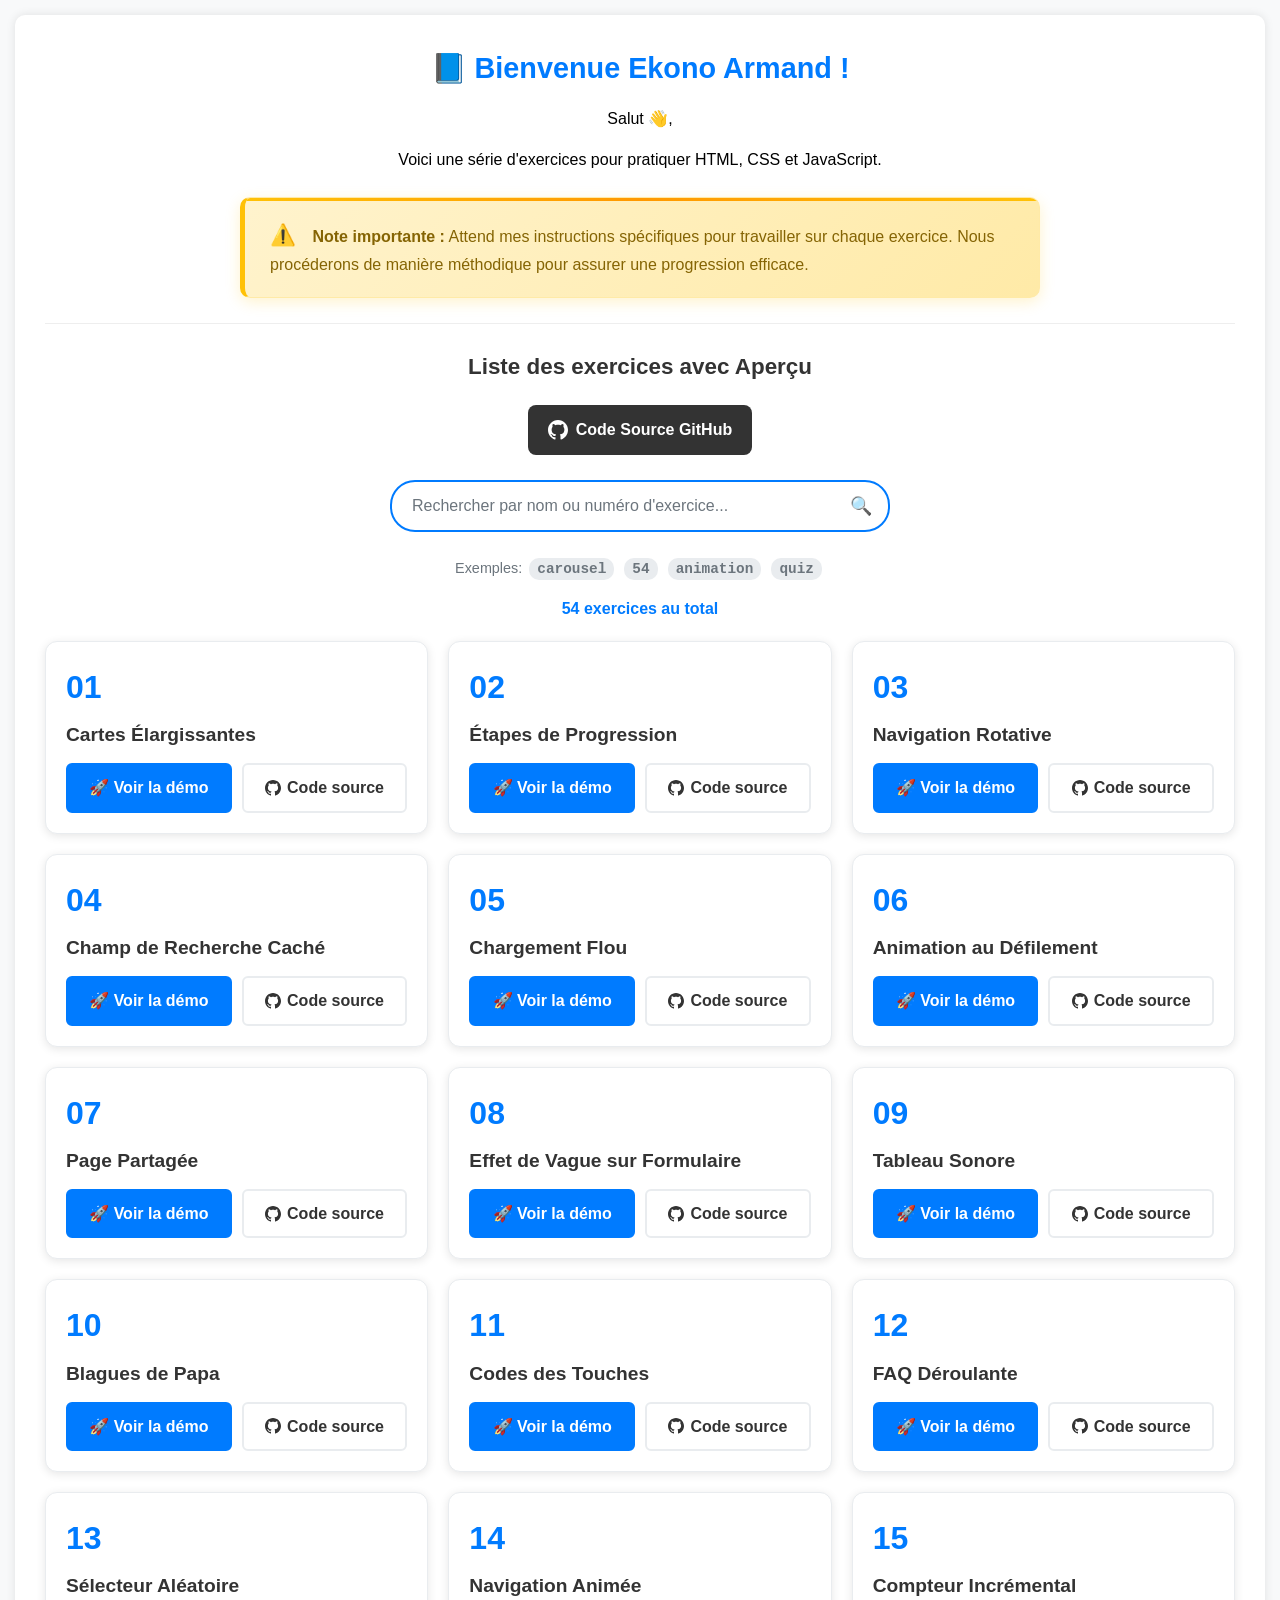
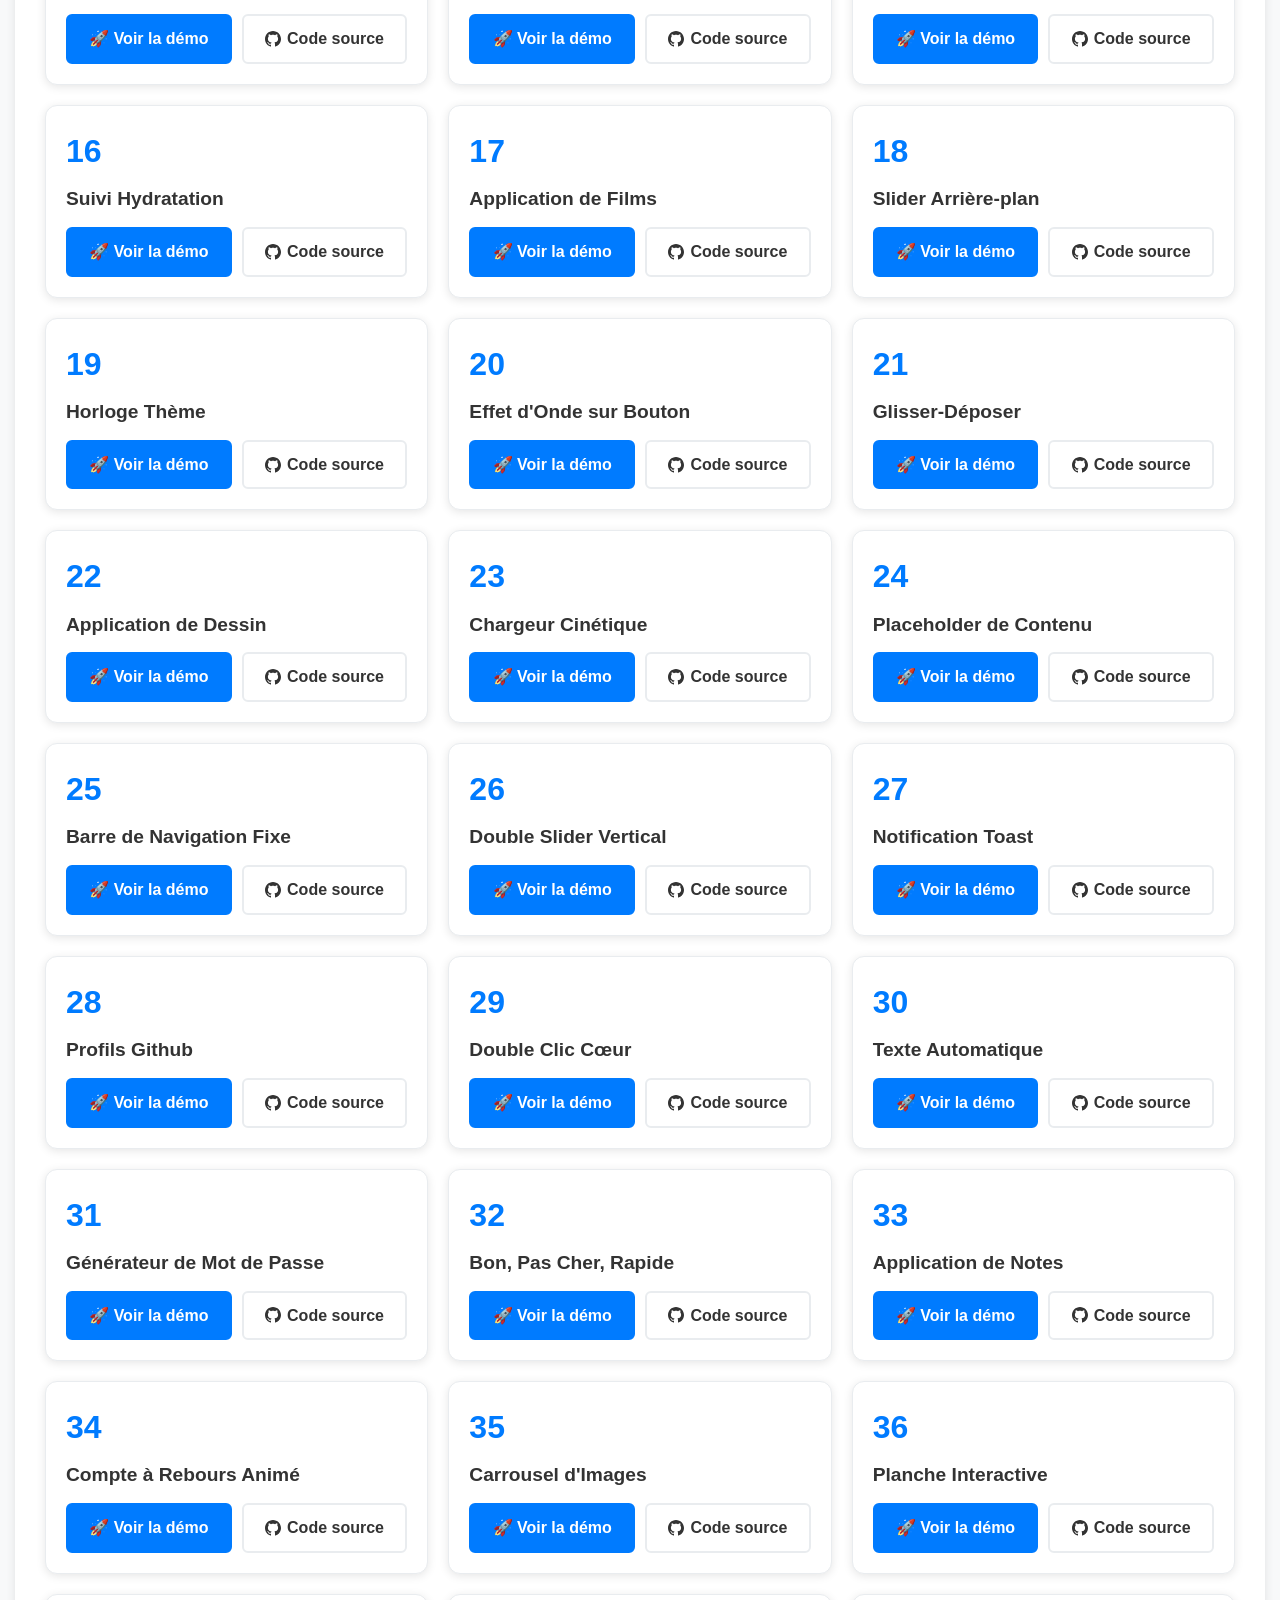
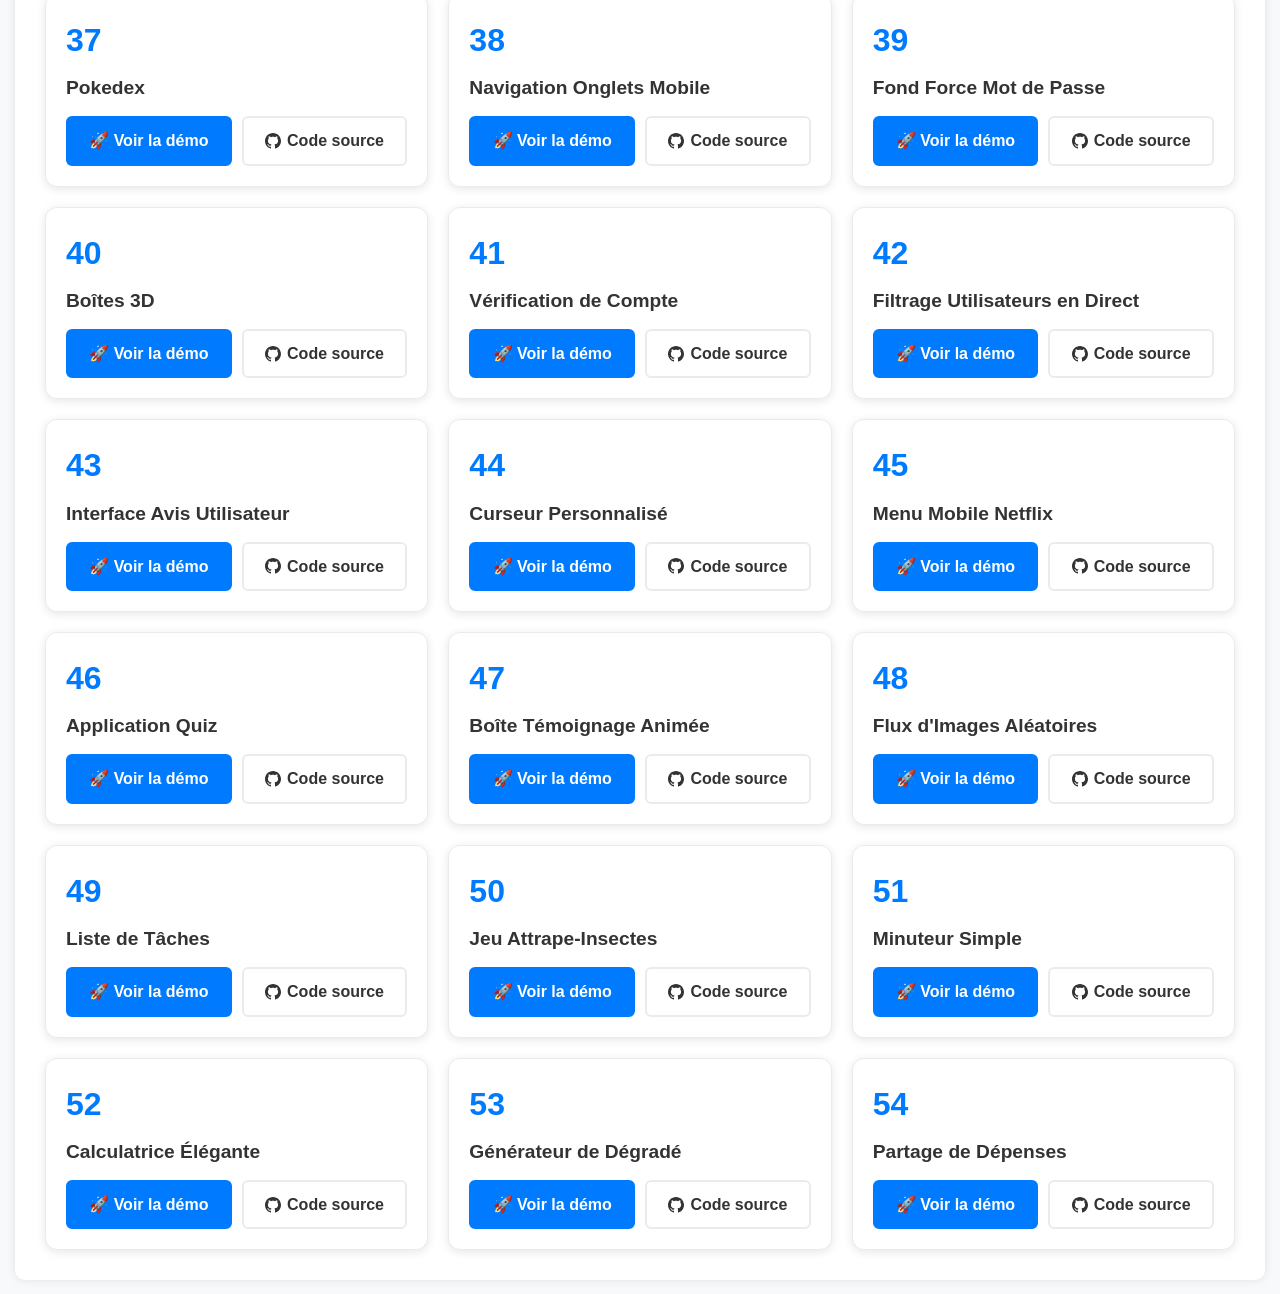
<file: index.html>
<!DOCTYPE html>
<html lang="fr">
<head>
  <meta charset="UTF-8">
  <meta name="viewport" content="width=device-width, initial-scale=1.0">
  <title>54 Projets HTML CSS JavaScript En 50 Jours !</title>
  <style>
    * {
      box-sizing: border-box;
      margin: 0;
      padding: 0;
    }
    
    body {
      font-family: Arial, sans-serif;
      background: #f8f9fa;
      padding: 15px;
      line-height: 1.6;
    }
    
    .container {
      width: 100%;
      max-width: none;
      margin: auto;
      background: white;
      padding: 30px;
      border-radius: 10px;
      box-shadow: 0 0 10px rgba(0,0,0,0.1);
    }
    
    .warning {
      background: linear-gradient(135deg, #fff3cd 0%, #ffeaa7 100%);
      border: 1px solid #ffeaa7;
      border-left: 5px solid #ffc107;
      color: #856404;
      padding: 20px 25px;
      margin: 25px auto;   /* ← auto à gauche/droite pour centrer */
      border-radius: 10px;
      max-width: 800px;    /* largeur max */
      font-size: 1rem;
      box-shadow: 0 4px 15px rgba(255, 193, 7, 0.2);
      position: relative;
      overflow: hidden;
    }

    
    .warning::before {
      content: '';
      position: absolute;
      top: 0;
      left: 0;
      right: 0;
      height: 3px;
      background: linear-gradient(90deg, #ffc107, #ff9800, #ffc107);
      animation: shimmer 2s ease-in-out infinite;
    }
    
    @keyframes shimmer {
      0%, 100% { transform: translateX(-100%); }
      50% { transform: translateX(100%); }
    }
    
    .warning-icon {
      display: inline-block;
      margin-right: 12px;
      font-weight: bold;
      font-size: 1.3rem;
      animation: pulse 2s ease-in-out infinite;
    }
    
    @keyframes pulse {
      0%, 100% { transform: scale(1); }
      50% { transform: scale(1.1); }
    }
    
    .warning-text {
      font-weight: 500;
      line-height: 1.5;
    }
    
    h1 { 
      color: #007bff; 
      margin-bottom: 15px;
      font-size: 1.8rem;
      text-align: center;
    }
    
    p {
      margin-bottom: 15px;
      text-align: center;
    }
    
    hr {
      margin: 25px 0;
      border: 0;
      border-top: 1px solid #eee;
    }
    
    h2 {
      margin-bottom: 20px;
      font-size: 1.4rem;
      color: #333;
      text-align: center;
    }
    
    /* Styles de la barre de recherche */
    .search-container {
      margin: 25px 0;
      position: relative;
      max-width: 500px;
      margin-left: auto;
      margin-right: auto;
      display: block;
    }
    
    .search-input {
      width: 100%;
      padding: 15px 50px 15px 20px;
      border: 2px solid #007bff;
      border-radius: 25px;
      font-size: 16px;
      outline: none;
      transition: all 0.3s ease;
      background: white;
    }
    
    .search-input:focus {
      box-shadow: 0 0 20px rgba(0, 123, 255, 0.3);
      border-color: #0056b3;
      transform: scale(1.02);
    }
    
    .search-input::placeholder {
      color: #6c757d;
    }
    
    .search-icon {
      position: absolute;
      right: 18px;
      top: 50%;
      transform: translateY(-50%);
      color: #007bff;
      font-size: 18px;
      pointer-events: none;
    }
    
    .search-tips {
      text-align: center;
      margin-top: 10px;
      color: #6c757d;
      font-size: 0.9rem;
      display: block;
    }
    
    .search-tips .tip {
      background: #e9ecef;
      padding: 3px 8px;
      border-radius: 10px;
      margin: 0 3px;
      font-family: monospace;
      font-weight: bold;
    }
    
    .results-info {
      margin: 15px 0;
      color: #007bff;
      font-weight: bold;
      text-align: center;
      font-size: 1rem;
    }

    /* Lien GitHub */
    .github-link {
      text-align: center;
      margin: 20px 0;
    }

    .github-btn {
      display: inline-flex;
      align-items: center;
      gap: 8px;
      background: #333;
      color: white;
      padding: 12px 20px;
      border-radius: 8px;
      text-decoration: none;
      font-weight: bold;
      transition: all 0.3s ease;
      border: none;
    }

    .github-btn:hover {
      background: #24292e;
      transform: translateY(-2px);
      box-shadow: 0 5px 15px rgba(0,0,0,0.2);
    }

    .github-icon {
      width: 20px;
      height: 20px;
      fill: currentColor;
    }
    
    /* Grille de cartes */
    .projects-grid {
      display: grid;
      grid-template-columns: repeat(auto-fit, minmax(300px, 1fr));
      gap: 20px;
      margin-top: 20px;
    }
    
    .project-card {
      background: white;
      border: 1px solid #e9ecef;
      border-radius: 12px;
      padding: 20px;
      box-shadow: 0 2px 10px rgba(0,0,0,0.1);
      transition: all 0.3s ease;
      position: relative;
      overflow: hidden;
    }
    
    .project-card::before {
      content: '';
      position: absolute;
      top: 0;
      left: 0;
      right: 0;
      height: 4px;
      background: linear-gradient(90deg, #007bff, #007bff);
      opacity: 0;
      transition: opacity 0.3s ease;
    }
    
    .project-card:hover {
      transform: translateY(-5px);
      box-shadow: 0 8px 25px rgba(0,123,255,0.15);
    }
    
    .project-card:hover::before {
      opacity: 1;
    }
    
    .project-card.hidden {
      display: none;
    }
    
    .project-number {
      font-size: 2rem;
      font-weight: bold;
      color: #007bff;
      margin-bottom: 10px;
      display: block;
    }
    
    .project-name {
      font-size: 1.2rem;
      font-weight: 600;
      color: #333;
      margin-bottom: 15px;
      line-height: 1.3;
    }
    
    .project-actions {
      display: flex;
      gap: 10px;
    }
    
    .demo-link, .github-source-link {
      flex: 1;
      padding: 10px 16px;
      border-radius: 6px;
      text-decoration: none;
      font-weight: 600;
      text-align: center;
      transition: all 0.3s ease;
      display: inline-flex;
      align-items: center;
      justify-content: center;
      gap: 6px;
      cursor: pointer;
    }
    
    .demo-link {
      background: #007bff;
      color: white;
      border: 2px solid #007bff;
    }
    
    .demo-link:hover {
      background: #0056b3;
      border-color: #0056b3;
      transform: translateY(-1px);
    }
    
    .github-source-link {
      background: transparent;
      color: #333;
      border: 2px solid #e9ecef;
    }
    
    .github-source-link:hover {
      background: #f8f9fa;
      border-color: #333;
      color: #333;
    }
    
    .no-results {
      text-align: center;
      padding: 60px 40px;
      color: #6c757d;
      font-style: italic;
      display: none;
    }
    
    .no-results h3 {
      margin-bottom: 10px;
      color: #333;
      font-size: 1.5rem;
    }

    /* Modal Dialog Styles */
    .modal-overlay {
      display: none;
      position: fixed;
      top: 0;
      left: 0;
      width: 100%;
      height: 100%;
      background: rgba(0, 0, 0, 0.6);
      z-index: 1000;
      animation: fadeIn 0.3s ease;
    }

    .modal-overlay.show {
      display: flex;
      align-items: center;
      justify-content: center;
    }

    @keyframes fadeIn {
      from { opacity: 0; }
      to { opacity: 1; }
    }

    .danger-dialog {
      background: white;
      border-radius: 12px;
      padding: 0;
      max-width: 500px;
      width: 90%;
      max-height: 90vh;
      overflow: hidden;
      box-shadow: 0 20px 60px rgba(220, 53, 69, 0.3);
      border: 3px solid #dc3545;
      animation: slideIn 0.3s ease;
      position: relative;
    }

    @keyframes slideIn {
      from { 
        transform: scale(0.8) translateY(-50px);
        opacity: 0;
      }
      to { 
        transform: scale(1) translateY(0);
        opacity: 1;
      }
    }

    .dialog-header {
      background: linear-gradient(135deg, #dc3545 0%, #c82333 100%);
      color: white;
      padding: 20px 25px;
      position: relative;
      overflow: hidden;
    }

    .dialog-header::before {
      content: '';
      position: absolute;
      top: 0;
      left: 0;
      right: 0;
      height: 3px;
      background: linear-gradient(90deg, #ff6b6b, #dc3545, #ff6b6b);
      animation: shimmerDanger 2s ease-in-out infinite;
    }

    @keyframes shimmerDanger {
      0%, 100% { transform: translateX(-100%); }
      50% { transform: translateX(100%); }
    }

    .dialog-title {
      display: flex;
      align-items: center;
      gap: 12px;
      margin: 0;
      font-size: 1.4rem;
      font-weight: bold;
    }

    .danger-icon {
      font-size: 1.8rem;
      animation: shake 0.5s ease-in-out infinite;
    }

    @keyframes shake {
      0%, 100% { transform: translateX(0); }
      25% { transform: translateX(-5px); }
      75% { transform: translateX(5px); }
    }

    .dialog-body {
      padding: 30px 25px;
      text-align: center;
    }

    .danger-message {
      font-size: 1.1rem;
      color: #333;
      line-height: 1.6;
      margin-bottom: 25px;
    }

    .danger-message strong {
      color: #dc3545;
      font-weight: bold;
    }

    .dialog-actions {
      display: flex;
      gap: 15px;
      justify-content: center;
      padding: 0 25px 25px;
    }

    .btn-close {
      background: #6c757d;
      color: white;
      border: none;
      padding: 12px 25px;
      border-radius: 6px;
      font-size: 1rem;
      font-weight: 600;
      cursor: pointer;
      transition: all 0.3s ease;
    }

    .btn-close:hover {
      background: #5a6268;
      transform: translateY(-1px);
    }

    .close-btn {
      position: absolute;
      top: 15px;
      right: 20px;
      background: none;
      border: none;
      color: white;
      font-size: 1.5rem;
      cursor: pointer;
      padding: 5px;
      border-radius: 50%;
      transition: all 0.3s ease;
    }

    .close-btn:hover {
      background: rgba(255, 255, 255, 0.2);
      transform: rotate(90deg);
    }
    
    /* Responsive */
    @media screen and (max-width: 768px) {
      body {
        padding: 10px;
        font-size: 14px;
      }
      
      .container {
        padding: 20px;
      }
      
      h1 {
        font-size: 1.5rem;
      }
      
      h2 {
        font-size: 1.2rem;
      }
      
      .search-input {
        padding: 12px 45px 12px 15px;
        font-size: 14px;
      }
      
      .search-container {
        max-width: none;
      }
      
      .projects-grid {
        grid-template-columns: 1fr;
        gap: 15px;
      }
      
      .project-card {
        padding: 15px;
      }
      
      .project-actions {
        flex-direction: column;
        gap: 8px;
      }
      
      .warning {
        padding: 15px 20px;
        font-size: 0.95rem;
      }

      .danger-dialog {
        width: 95%;
        margin: 10px;
      }

      .dialog-header {
        padding: 15px 20px;
      }

      .dialog-title {
        font-size: 1.2rem;
      }

      .dialog-body {
        padding: 20px 15px;
      }
    }
    
    @media screen and (max-width: 480px) {
      .container {
        padding: 15px;
      }
      
      .search-input {
        padding: 10px 40px 10px 12px;
      }
      
      .project-number {
        font-size: 1.5rem;
      }
      
      .project-name {
        font-size: 1.1rem;
      }
    }

    /* Desktop: 3 cartes par ligne */
    @media screen and (min-width: 1200px) {
      .projects-grid {
        grid-template-columns: repeat(3, 1fr);
      }
    }

    @media screen and (min-width: 900px) and (max-width: 1199px) {
      .projects-grid {
        grid-template-columns: repeat(2, 1fr);
      }
    }
  </style>
</head>
<body>
  <div class="container">
    
    <h1>📘 Bienvenue Ekono Armand !</h1>
    <p>Salut 👋,</p>
    <p>Voici une série d'exercices pour pratiquer HTML, CSS et JavaScript.</p>
	<div class="warning">
      <span class="warning-icon">⚠️</span> 
      <span class="warning-text">
        <strong>Note importante :</strong> Attend mes instructions spécifiques pour travailler sur chaque exercice. Nous procéderons de manière méthodique pour assurer une progression efficace.
      </span>
    </div>
    
    <hr>
    
    <h2>Liste des exercices avec Aperçu</h2>
    
    <!-- Lien GitHub -->
    <div class="github-link">
      <a href="https://github.com/kevinkenfack/50projects50days" target="_blank" class="github-btn">
        <svg class="github-icon" viewBox="0 0 24 24">
          <path d="M12 0c-6.626 0-12 5.373-12 12 0 5.302 3.438 9.8 8.207 11.387.599.111.793-.261.793-.577v-2.234c-3.338.726-4.033-1.416-4.033-1.416-.546-1.387-1.333-1.756-1.333-1.756-1.089-.745.083-.729.083-.729 1.205.084 1.839 1.237 1.839 1.237 1.07 1.834 2.807 1.304 3.492.997.107-.775.418-1.305.762-1.604-2.665-.305-5.467-1.334-5.467-5.931 0-1.311.469-2.381 1.236-3.221-.124-.303-.535-1.524.117-3.176 0 0 1.008-.322 3.301 1.23.957-.266 1.983-.399 3.003-.404 1.02.005 2.047.138 3.006.404 2.291-1.552 3.297-1.23 3.297-1.23.653 1.653.242 2.874.118 3.176.77.84 1.235 1.911 1.235 3.221 0 4.609-2.807 5.624-5.479 5.921.43.372.823 1.102.823 2.222v3.293c0 .319.192.694.801.576 4.765-1.589 8.199-6.086 8.199-11.386 0-6.627-5.373-12-12-12z"/>
        </svg>
        Code Source GitHub
      </a>
    </div>
    
    <!-- Barre de recherche -->
    <div class="search-container">
      <input 
        type="text" 
        id="searchInput" 
        class="search-input" 
        placeholder="Rechercher par nom ou numéro d'exercice..."
      >
      <span class="search-icon">🔍</span>
    </div>
    
    <div class="search-tips">
      Exemples: <span class="tip">carousel</span> <span class="tip">54</span> <span class="tip">animation</span> <span class="tip">quiz</span>
    </div>
    
    <div class="results-info" id="resultsInfo"></div>
    
    <!-- Grille de cartes -->
    <div class="projects-grid" id="projectsGrid"></div>
    
    <div class="no-results" id="noResults">
      <h3>🔍 Aucun exercice trouvé</h3>
      <p>Essayez avec d'autres mots-clés ou un autre numéro !</p>
    </div>
  </div>

  <!-- Modal Dialog -->
  <div class="modal-overlay" id="modalOverlay">
    <div class="danger-dialog">
      <div class="dialog-header">
        <h3 class="dialog-title">
          <span class="danger-icon">🚫</span>
          Accès Restreint
        </h3>
        <button class="close-btn" onclick="closeModal()">×</button>
      </div>
      <div class="dialog-body">
        <div class="danger-message">
          <strong>⚠️ Accès non autorisé !</strong><br><br>
          tu n'est pas autorisé à voir le code source pour le moment.
          Attend mes instructions avant de tenter d'y accéder.
        </div>
      </div>
      <div class="dialog-actions">
        <button class="btn-close" onclick="closeModal()">Compris</button>
      </div>
    </div>
  </div>

  <script>
    const projects = [
      { fr: "Cartes Élargissantes", en: "Expanding Cards" },
      { fr: "Étapes de Progression", en: "Progress Steps" },
      { fr: "Navigation Rotative", en: "Rotating Nav Animation" },
      { fr: "Champ de Recherche Caché", en: "Hidden Search" },
      { fr: "Chargement Flou", en: "Blurry Loading" },
      { fr: "Animation au Défilement", en: "Scroll Animation" },
      { fr: "Page Partagée", en: "Split Landing Page" },
      { fr: "Effet de Vague sur Formulaire", en: "Form Input Wave" },
      { fr: "Tableau Sonore", en: "Sound Board" },
      { fr: "Blagues de Papa", en: "Dad Jokes" },
      { fr: "Codes des Touches", en: "Event Keycodes" },
      { fr: "FAQ Déroulante", en: "Faq Collapse" },
      { fr: "Sélecteur Aléatoire", en: "Random Choice Picker" },
      { fr: "Navigation Animée", en: "Animated Navigation" },
      { fr: "Compteur Incrémental", en: "Incrementing Counter" },
      { fr: "Suivi Hydratation", en: "Drink Water" },
      { fr: "Application de Films", en: "Movie App" },
      { fr: "Slider Arrière-plan", en: "Background Slider" },
      { fr: "Horloge Thème", en: "Theme Clock" },
      { fr: "Effet d'Onde sur Bouton", en: "Button Ripple Effect" },
      { fr: "Glisser-Déposer", en: "Drag N Drop" },
      { fr: "Application de Dessin", en: "Drawing App" },
      { fr: "Chargeur Cinétique", en: "Kinetic Loader" },
      { fr: "Placeholder de Contenu", en: "Content Placeholder" },
      { fr: "Barre de Navigation Fixe", en: "Sticky Navbar" },
      { fr: "Double Slider Vertical", en: "Double Vertical Slider" },
      { fr: "Notification Toast", en: "Toast Notification" },
      { fr: "Profils Github", en: "Github Profiles" },
      { fr: "Double Clic Cœur", en: "Double Click Heart" },
      { fr: "Texte Automatique", en: "Auto Text Effect" },
      { fr: "Générateur de Mot de Passe", en: "Password Generator" },
      { fr: "Bon, Pas Cher, Rapide", en: "Good Cheap Fast" },
      { fr: "Application de Notes", en: "Notes App" },
      { fr: "Compte à Rebours Animé", en: "Animated Countdown" },
      { fr: "Carrousel d'Images", en: "Image Carousel" },
      { fr: "Planche Interactive", en: "Hoverboard" },
      { fr: "Pokedex", en: "Pokedex" },
      { fr: "Navigation Onglets Mobile", en: "Mobile Tab Navigation" },
      { fr: "Fond Force Mot de Passe", en: "Password Strength Background" },
      { fr: "Boîtes 3D", en: "3d Background Boxes" },
      { fr: "Vérification de Compte", en: "Verify Account Ui" },
      { fr: "Filtrage Utilisateurs en Direct", en: "Live User Filter" },
      { fr: "Interface Avis Utilisateur", en: "Feedback Ui Design" },
      { fr: "Curseur Personnalisé", en: "Custom Range Slider" },
      { fr: "Menu Mobile Netflix", en: "Netflix Mobile Navigation" },
      { fr: "Application Quiz", en: "Quiz App" },
      { fr: "Boîte Témoignage Animée", en: "Testimonial Box Switcher" },
      { fr: "Flux d'Images Aléatoires", en: "Random Image Feed" },
      { fr: "Liste de Tâches", en: "Todo List" },
      { fr: "Jeu Attrape-Insectes", en: "Insect Catch Game" },
      { fr: "Minuteur Simple", en: "Simple Timer" },
      { fr: "Calculatrice Élégante", en: "Elegant Calculator" },
      { fr: "Générateur de Dégradé", en: "Gradient Generator" },
      { fr: "Partage de Dépenses", en: "Expense Splitter" }
    ];

    const grid = document.getElementById("projectsGrid");
    const searchInput = document.getElementById("searchInput");
    const resultsInfo = document.getElementById("resultsInfo");
    const noResults = document.getElementById("noResults");
    const modalOverlay = document.getElementById("modalOverlay");

    // Générer la grille de cartes
    function generateGrid() {
      grid.innerHTML = '';
      projects.forEach((proj, index) => {
        const projectNumber = index + 1;
        const folderName = proj.en.toLowerCase().replace(/\s+/g, '-');
        const card = document.createElement("div");
        card.className = 'project-card';
        card.setAttribute('data-number', projectNumber);
        card.setAttribute('data-name', proj.fr.toLowerCase());
        
        card.innerHTML = `
          <span class="project-number">${String(projectNumber).padStart(2, '0')}</span>
          <div class="project-name">${proj.fr}</div>
          <div class="project-actions">
            <a href="./${folderName}/index.html" target="_blank" class="demo-link">
              🚀 Voir la démo
            </a>
            <div class="github-source-link" onclick="showGitHubWarning()">
              <svg width="16" height="16" viewBox="0 0 24 24" fill="currentColor">
                <path d="M12 0c-6.626 0-12 5.373-12 12 0 5.302 3.438 9.8 8.207 11.387.599.111.793-.261.793-.577v-2.234c-3.338.726-4.033-1.416-4.033-1.416-.546-1.387-1.333-1.756-1.333-1.756-1.089-.745.083-.729.083-.729 1.205.084 1.839 1.237 1.839 1.237 1.07 1.834 2.807 1.304 3.492.997.107-.775.418-1.305.762-1.604-2.665-.305-5.467-1.334-5.467-5.931 0-1.311.469-2.381 1.236-3.221-.124-.303-.535-1.524.117-3.176 0 0 1.008-.322 3.301 1.23.957-.266 1.983-.399 3.003-.404 1.02.005 2.047.138 3.006.404 2.291-1.552 3.297-1.23 3.297-1.23.653 1.653.242 2.874.118 3.176.77.84 1.235 1.911 1.235 3.221 0 4.609-2.807 5.624-5.479 5.921.43.372.823 1.102.823 2.222v3.293c0 .319.192.694.801.576 4.765-1.589 8.199-6.086 8.199-11.386 0-6.627-5.373-12-12-12z"/>
              </svg>
              Code source
            </div>
          </div>
        `;
        grid.appendChild(card);
      });
      updateResultsInfo(projects.length);
    }

    // Fonction de recherche
    function filterProjects() {
      const searchTerm = searchInput.value.toLowerCase().trim();
      const cards = grid.getElementsByClassName('project-card');
      let visibleCount = 0;

      Array.from(cards).forEach(card => {
        const projectNumber = card.getAttribute('data-number');
        const projectName = card.getAttribute('data-name');
        
        // Recherche par numéro exact ou par nom (contient)
        const matchesNumber = projectNumber === searchTerm;
        const matchesName = projectName.includes(searchTerm);
        
        if (matchesNumber || matchesName || searchTerm === '') {
          card.classList.remove('hidden');
          visibleCount++;
        } else {
          card.classList.add('hidden');
        }
      });

      // Afficher/masquer le message "aucun résultat"
      if (visibleCount === 0 && searchTerm !== '') {
        noResults.style.display = 'block';
        grid.style.display = 'none';
        resultsInfo.style.display = 'none';
      } else {
        noResults.style.display = 'none';
        grid.style.display = 'grid';
        resultsInfo.style.display = 'block';
      }

      updateResultsInfo(visibleCount, searchTerm);
    }

    // Mettre à jour l'info des résultats
    function updateResultsInfo(count, searchTerm = '') {
      if (searchTerm) {
        resultsInfo.textContent = `${count} exercice${count !== 1 ? 's' : ''} trouvé${count !== 1 ? 's' : ''} pour "${searchTerm}"`;
      } else {
        resultsInfo.textContent = `${count} exercices au total`;
      }
    }

    // Fonctions pour la modal
    function showGitHubWarning() {
      modalOverlay.classList.add('show');
      document.body.style.overflow = 'hidden'; // Empêche le scroll
    }

    function closeModal() {
      modalOverlay.classList.remove('show');
      document.body.style.overflow = 'auto'; // Réactive le scroll
    }

    // Fermer la modal en cliquant sur l'overlay
    modalOverlay.addEventListener('click', function(e) {
      if (e.target === modalOverlay) {
        closeModal();
      }
    });

    // Fermer la modal avec la touche Escape
    document.addEventListener('keydown', function(e) {
      if (e.key === 'Escape' && modalOverlay.classList.contains('show')) {
        closeModal();
      }
    });

    // Événement de recherche en temps réel
    searchInput.addEventListener('input', filterProjects);

    // Générer la grille au chargement
    generateGrid();
  </script>
</body>
</html>
</file>
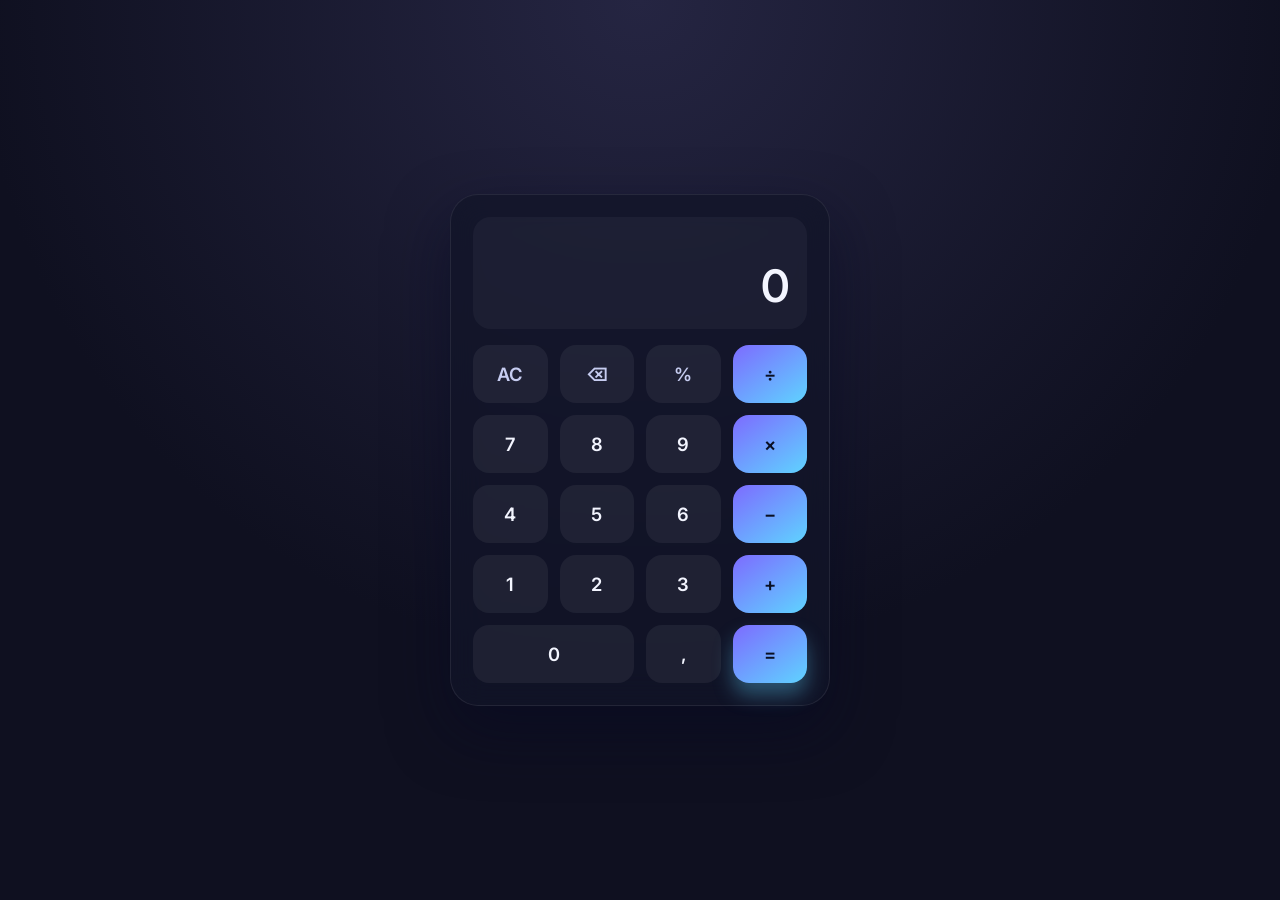
<file: elegant-calculator/index.html>
<!DOCTYPE html>
<html lang="fr">
  <head>
    <meta charset="UTF-8" />
    <meta name="viewport" content="width=device-width, initial-scale=1.0" />
    <title>Calculatrice Élégante</title>
    <link rel="preconnect" href="https://fonts.googleapis.com" />
    <link rel="preconnect" href="https://fonts.gstatic.com" crossorigin />
    <link
      href="https://fonts.googleapis.com/css2?family=Inter:wght@400;500;600;700&display=swap"
      rel="stylesheet"
    />
    <link rel="stylesheet" href="style.css" />
  </head>
  <body>
    <main class="app-shell">
      <section class="calculator" aria-label="Calculatrice">
        <header class="display-panel">
          <p class="history" id="history" aria-live="polite"></p>
          <p class="display" id="display" aria-live="polite">0</p>
        </header>

        <div class="keys" role="group" aria-label="Touches de calculatrice">
          <button class="key key--soft" data-action="clear">AC</button>
          <button class="key key--soft" data-action="delete">⌫</button>
          <button class="key key--soft" data-action="percent">%</button>
          <button class="key key--accent" data-action="operator" data-value="/">÷</button>

          <button class="key" data-action="number" data-value="7">7</button>
          <button class="key" data-action="number" data-value="8">8</button>
          <button class="key" data-action="number" data-value="9">9</button>
          <button class="key key--accent" data-action="operator" data-value="*">×</button>

          <button class="key" data-action="number" data-value="4">4</button>
          <button class="key" data-action="number" data-value="5">5</button>
          <button class="key" data-action="number" data-value="6">6</button>
          <button class="key key--accent" data-action="operator" data-value="-">−</button>

          <button class="key" data-action="number" data-value="1">1</button>
          <button class="key" data-action="number" data-value="2">2</button>
          <button class="key" data-action="number" data-value="3">3</button>
          <button class="key key--accent" data-action="operator" data-value="+">+</button>

          <button class="key key--wide" data-action="number" data-value="0">0</button>
          <button class="key" data-action="decimal">,</button>
          <button class="key key--accent key--equals" data-action="equals">=</button>
        </div>
      </section>
    </main>

    <script src="script.js"></script>
  </body>
</html>
</file>
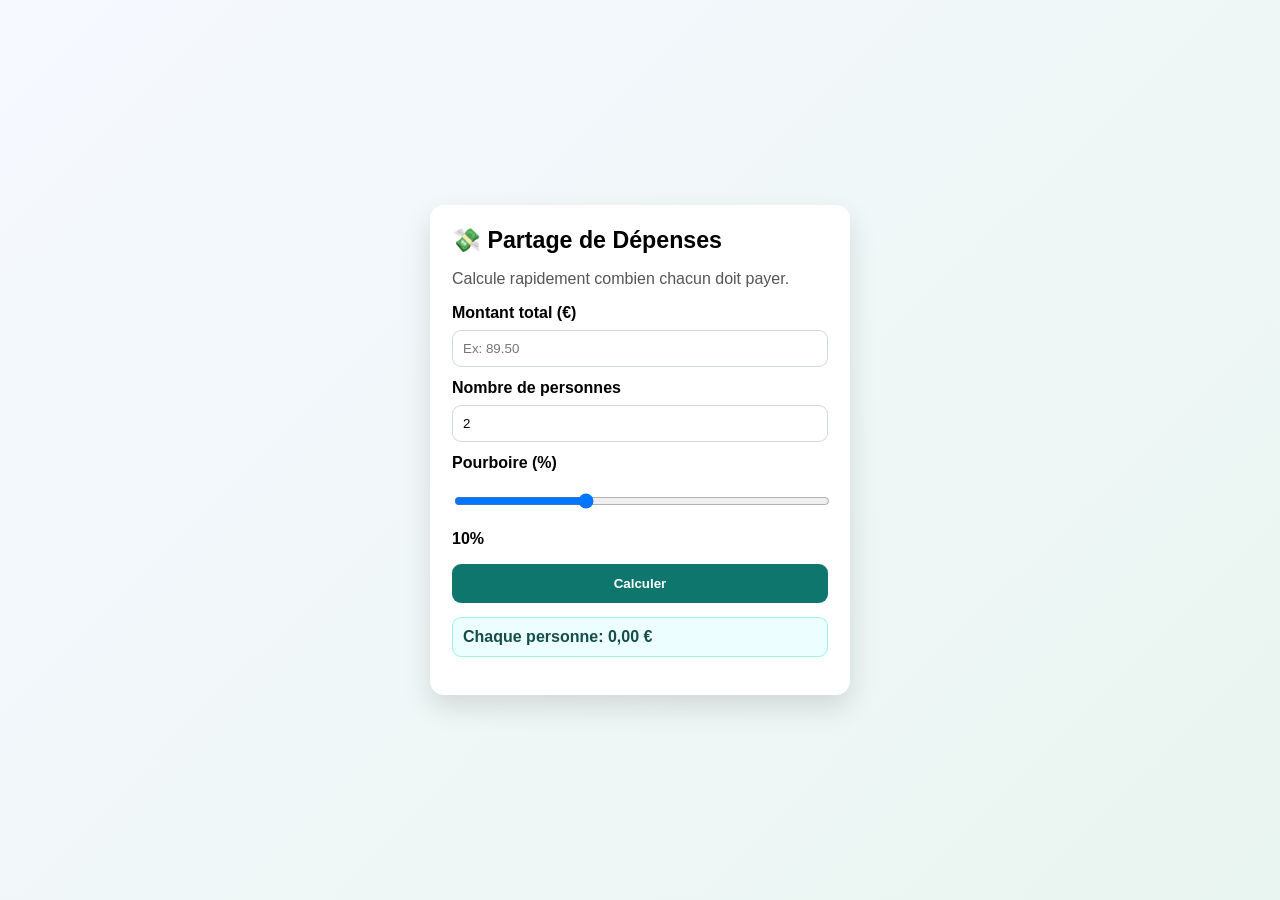
<file: expense-splitter/index.html>
<!DOCTYPE html>
<html lang="fr">
  <head>
    <meta charset="UTF-8" />
    <meta name="viewport" content="width=device-width, initial-scale=1.0" />
    <title>Partage de Dépenses</title>
    <link rel="stylesheet" href="style.css" />
  </head>
  <body>
    <main class="box">
      <h1>💸 Partage de Dépenses</h1>
      <p>Calcule rapidement combien chacun doit payer.</p>

      <label>Montant total (€)
        <input id="amount" type="number" min="0" step="0.01" placeholder="Ex: 89.50" />
      </label>

      <label>Nombre de personnes
        <input id="people" type="number" min="1" step="1" value="2" />
      </label>

      <label>Pourboire (%)
        <input id="tip" type="range" min="0" max="30" value="10" />
        <span id="tipValue">10%</span>
      </label>

      <button id="calcBtn">Calculer</button>
      <p class="result" id="result">Chaque personne: 0,00 €</p>
    </main>

    <script src="script.js"></script>
  </body>
</html>
</file>
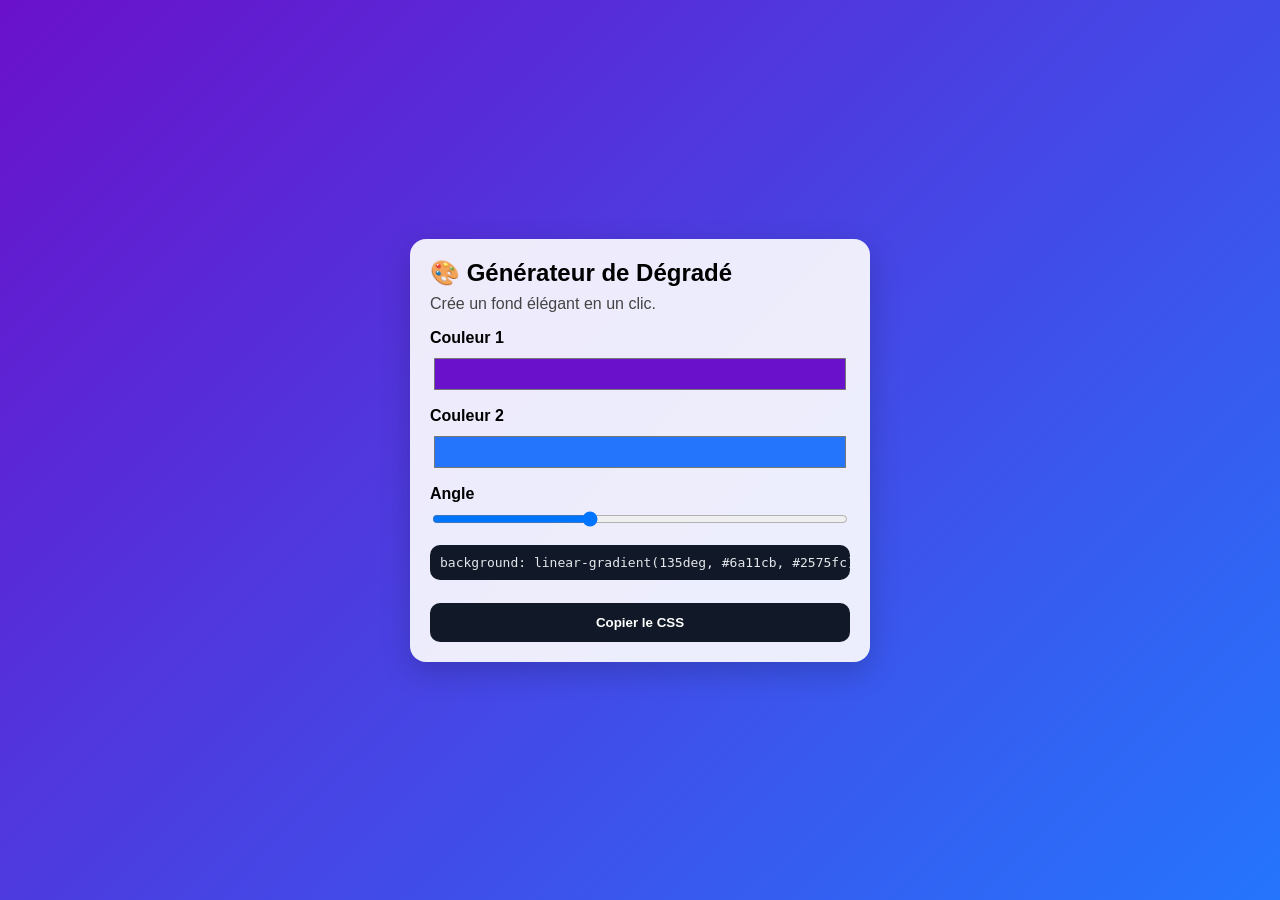
<file: gradient-generator/index.html>
<!DOCTYPE html>
<html lang="fr">
  <head>
    <meta charset="UTF-8" />
    <meta name="viewport" content="width=device-width, initial-scale=1.0" />
    <title>Générateur de Dégradé</title>
    <link rel="stylesheet" href="style.css" />
  </head>
  <body>
    <main class="card">
      <h1>🎨 Générateur de Dégradé</h1>
      <p>Crée un fond élégant en un clic.</p>

      <div class="controls">
        <label>Couleur 1 <input type="color" id="colorA" value="#6a11cb" /></label>
        <label>Couleur 2 <input type="color" id="colorB" value="#2575fc" /></label>
        <label>Angle <input type="range" id="angle" min="0" max="360" value="135" /></label>
      </div>

      <pre id="cssCode"></pre>
      <button id="copyBtn">Copier le CSS</button>
    </main>

    <script src="script.js"></script>
  </body>
</html>
</file>
<file: elegant-calculator/style.css>
:root {
  color-scheme: dark;
  --bg: radial-gradient(circle at top, #252542, #0f1020 60%);
  --panel: rgba(18, 20, 40, 0.75);
  --key: rgba(255, 255, 255, 0.06);
  --key-hover: rgba(255, 255, 255, 0.14);
  --accent: linear-gradient(145deg, #7d6bff, #5fd3ff);
  --text-primary: #f3f5ff;
  --text-muted: #9ea4c5;
  --shadow: 0 25px 60px rgba(7, 10, 35, 0.55);
  --radius: 28px;
}

* {
  box-sizing: border-box;
}

body {
  margin: 0;
  font-family: 'Inter', sans-serif;
  min-height: 100vh;
  background: var(--bg);
  color: var(--text-primary);
  display: grid;
  place-items: center;
  padding: 24px;
}

.app-shell {
  width: min(100%, 380px);
}

.calculator {
  backdrop-filter: blur(16px);
  background: var(--panel);
  border-radius: var(--radius);
  box-shadow: var(--shadow);
  padding: 22px;
  border: 1px solid rgba(255, 255, 255, 0.08);
}

.display-panel {
  background: rgba(255, 255, 255, 0.04);
  border-radius: calc(var(--radius) - 10px);
  padding: 16px;
  margin-bottom: 16px;
  min-height: 92px;
  display: flex;
  flex-direction: column;
  justify-content: flex-end;
  gap: 8px;
}

.history {
  margin: 0;
  font-size: 0.9rem;
  color: var(--text-muted);
  min-height: 1.2em;
  text-align: right;
}

.display {
  margin: 0;
  font-size: clamp(2rem, 6vw, 2.8rem);
  font-weight: 600;
  letter-spacing: 0.02em;
  text-align: right;
  word-break: break-all;
}

.keys {
  display: grid;
  gap: 12px;
  grid-template-columns: repeat(4, minmax(0, 1fr));
}

.key {
  border: none;
  color: var(--text-primary);
  background: var(--key);
  font: inherit;
  font-size: 1.15rem;
  font-weight: 600;
  border-radius: 16px;
  min-height: 58px;
  cursor: pointer;
  transition: transform 0.12s ease, background 0.2s ease;
}

.key:hover {
  background: var(--key-hover);
}

.key:active {
  transform: scale(0.96);
}

.key--soft {
  color: #c6ccf0;
}

.key--accent {
  background: var(--accent);
  color: #0a1024;
}

.key--accent:hover {
  filter: brightness(1.08);
}

.key--wide {
  grid-column: span 2;
}

.key--equals {
  box-shadow: 0 12px 20px rgba(95, 211, 255, 0.35);
}
</file>
<file: expense-splitter/style.css>
* { box-sizing: border-box; }
body {
  margin: 0;
  min-height: 100vh;
  display: grid;
  place-items: center;
  background: linear-gradient(135deg, #f6f9ff, #e9f5f0);
  font-family: Arial, sans-serif;
}
.box {
  background: white;
  width: min(92vw, 420px);
  padding: 22px;
  border-radius: 14px;
  box-shadow: 0 12px 28px rgba(0,0,0,.12);
}
h1 { margin: 0 0 10px; font-size: 1.45rem; }
p { color: #555; }
label { display: grid; gap: 8px; margin-top: 12px; font-weight: 700; }
input[type='number'], input[type='range'] {
  width: 100%;
  padding: 10px;
  border-radius: 9px;
  border: 1px solid #cfd8e3;
}
button {
  width: 100%;
  margin-top: 16px;
  padding: 12px;
  border: none;
  border-radius: 9px;
  font-weight: 700;
  background: #0f766e;
  color: white;
  cursor: pointer;
}
.result {
  margin-top: 14px;
  background: #ecfeff;
  border: 1px solid #99f6e4;
  border-radius: 9px;
  padding: 10px;
  font-weight: 700;
  color: #134e4a;
}
</file>
<file: gradient-generator/style.css>
* { box-sizing: border-box; }
body {
  margin: 0;
  min-height: 100vh;
  display: grid;
  place-items: center;
  font-family: Arial, sans-serif;
  transition: background 0.3s ease;
}
.card {
  width: min(92vw, 460px);
  background: rgba(255,255,255,0.9);
  border-radius: 16px;
  padding: 20px;
  box-shadow: 0 10px 30px rgba(0,0,0,.18);
}
h1 { margin: 0 0 8px; font-size: 1.5rem; }
p { margin: 0 0 16px; color: #444; }
.controls { display: grid; gap: 12px; }
label { display: grid; gap: 6px; font-weight: 600; }
input[type='color'] { width: 100%; height: 42px; border: none; background: none; }
pre {
  margin-top: 16px;
  background: #111827;
  color: #e5e7eb;
  padding: 10px;
  border-radius: 10px;
  overflow-x: auto;
}
button {
  margin-top: 10px;
  width: 100%;
  border: none;
  border-radius: 10px;
  padding: 12px;
  background: #111827;
  color: white;
  font-weight: 700;
  cursor: pointer;
}
</file>
